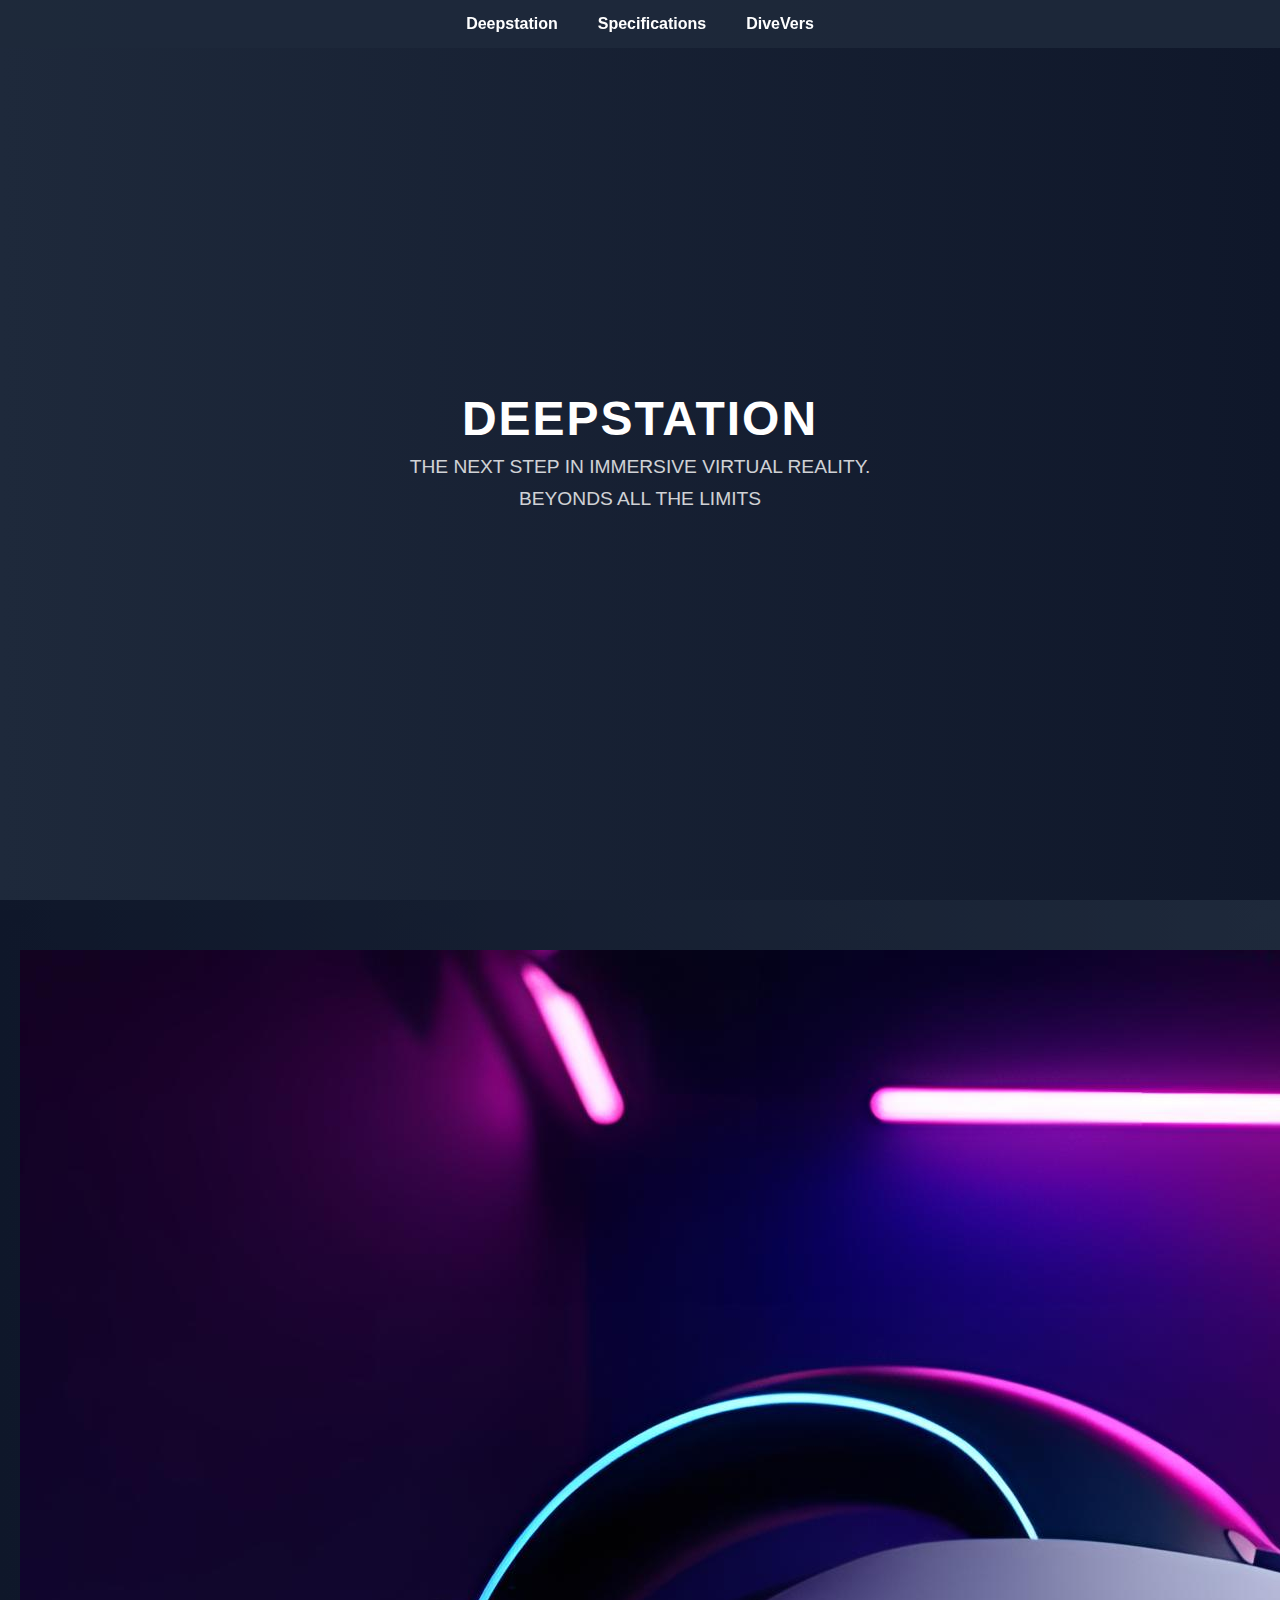
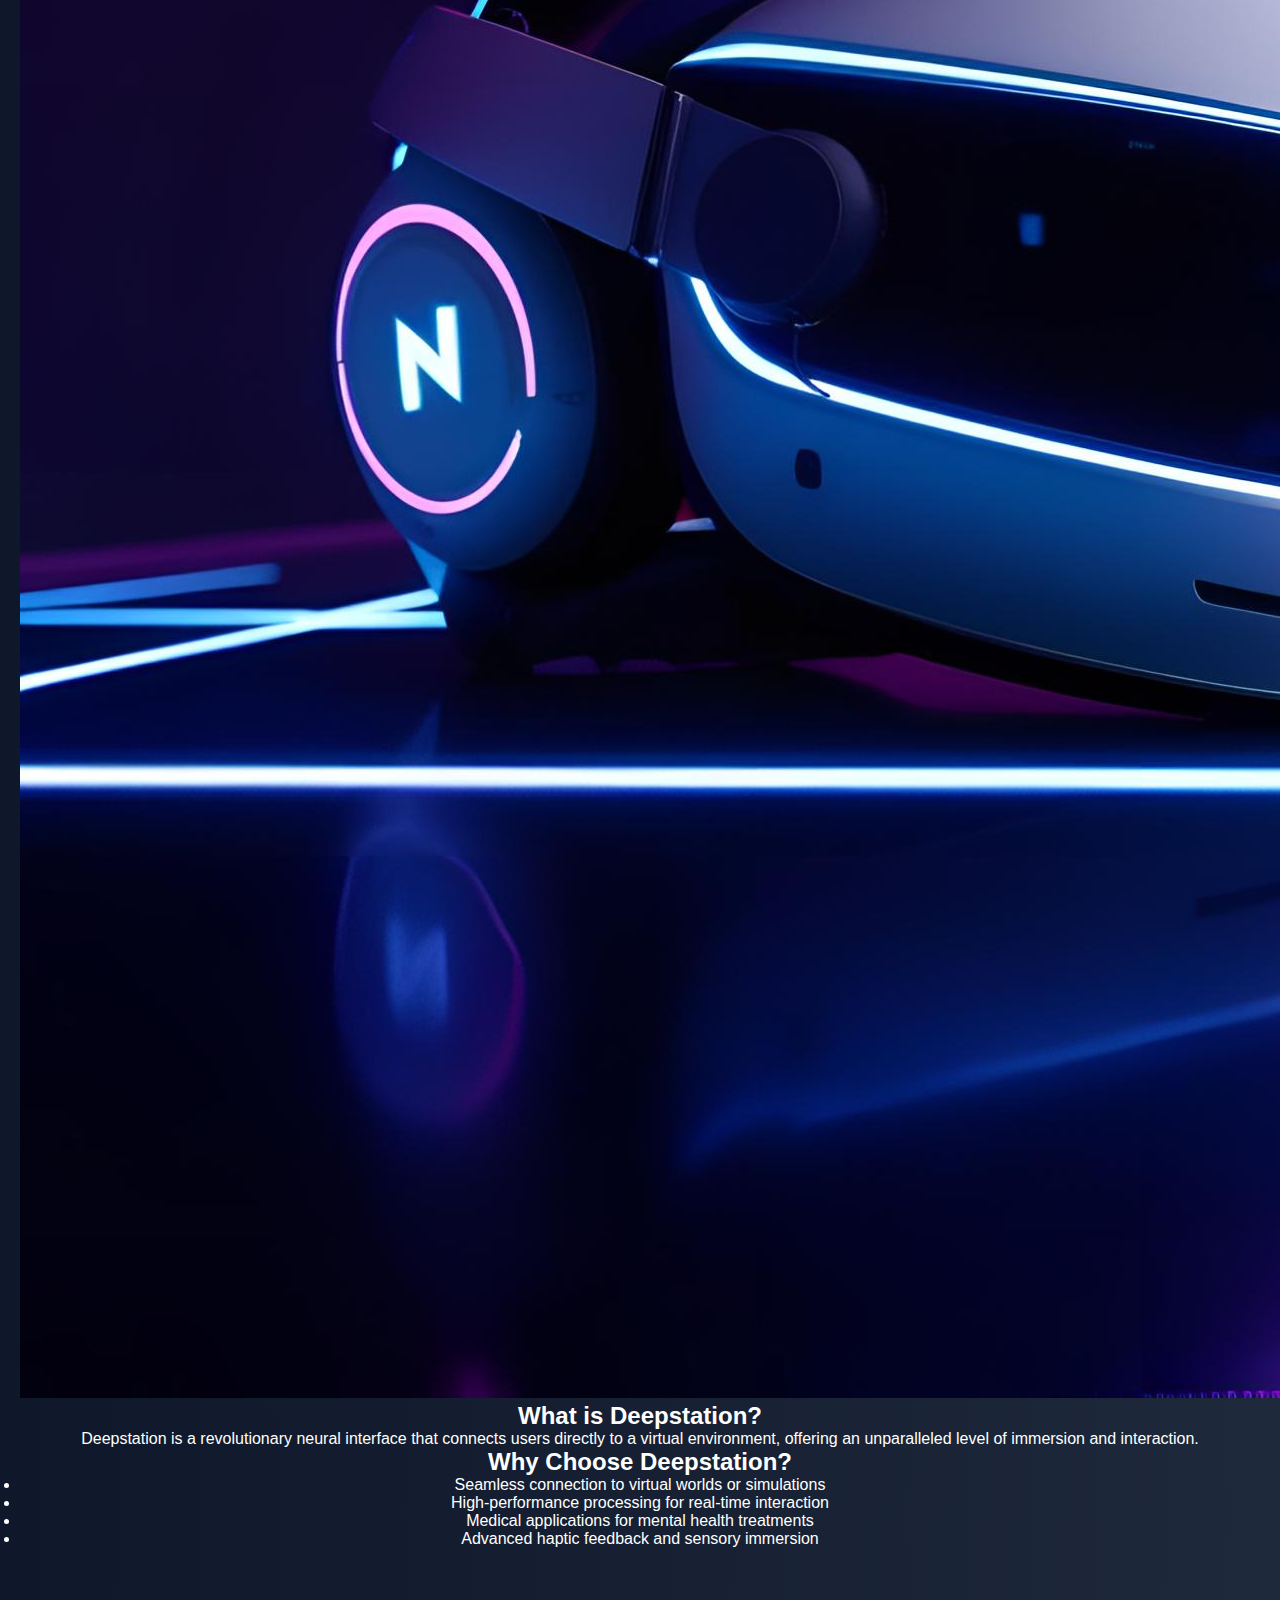
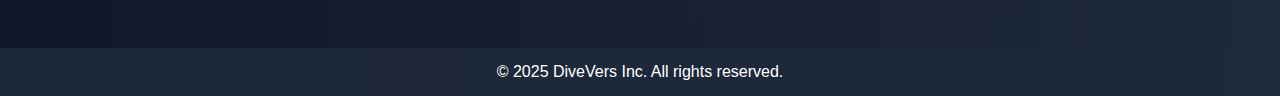
<file: index.html>
<!DOCTYPE html>
<html lang="en">
<head>
    <meta charset="UTF-8">
    <meta name="viewport" content="width=device-width, initial-scale=1.0">
    <title>Deepstation - Home</title>
    <link rel="stylesheet" href="styles.css">
</head>
<body>
    <header>
        <nav>
            <ul>
                <li><a href="index.html">Deepstation</a></li>
                <li><a href="specs.html">Specifications</a></li>
                <li><a href="company.html">DiveVers</a></li>
            </ul>
        </nav>
    </header>
    <section class="hero">
        <h1>Deepstation</h1>
        <p>The next step in immersive virtual reality.</p>
        <p>Beyonds all the limits</p>
    </section>
    <main>
        <aside>
            <section class="pricing">
                <img src="deepstationwithback.jpg" alt="Deepstation with background">
            </section>
        </aside>
        <div>
            <section class="introduction">
                <h2>What is Deepstation?</h2>
                <p>Deepstation is a revolutionary neural interface that connects users directly to a virtual environment, offering an unparalleled level of immersion and interaction.</p>
            </section>
            <section class="features">
                <h2>Why Choose Deepstation?</h2>
                <ul>
                    <li>Seamless connection to virtual worlds or simulations</li>
                    <li>High-performance processing for real-time interaction</li>
                    <li>Medical applications for mental health treatments</li>
                    <li>Advanced haptic feedback and sensory immersion</li>
                </ul>
            </section>
        </div>
       
    </main>
    <footer>
        <p>&copy; 2025 DiveVers Inc. All rights reserved.</p>
    </footer>
</body>
</html>
</file>
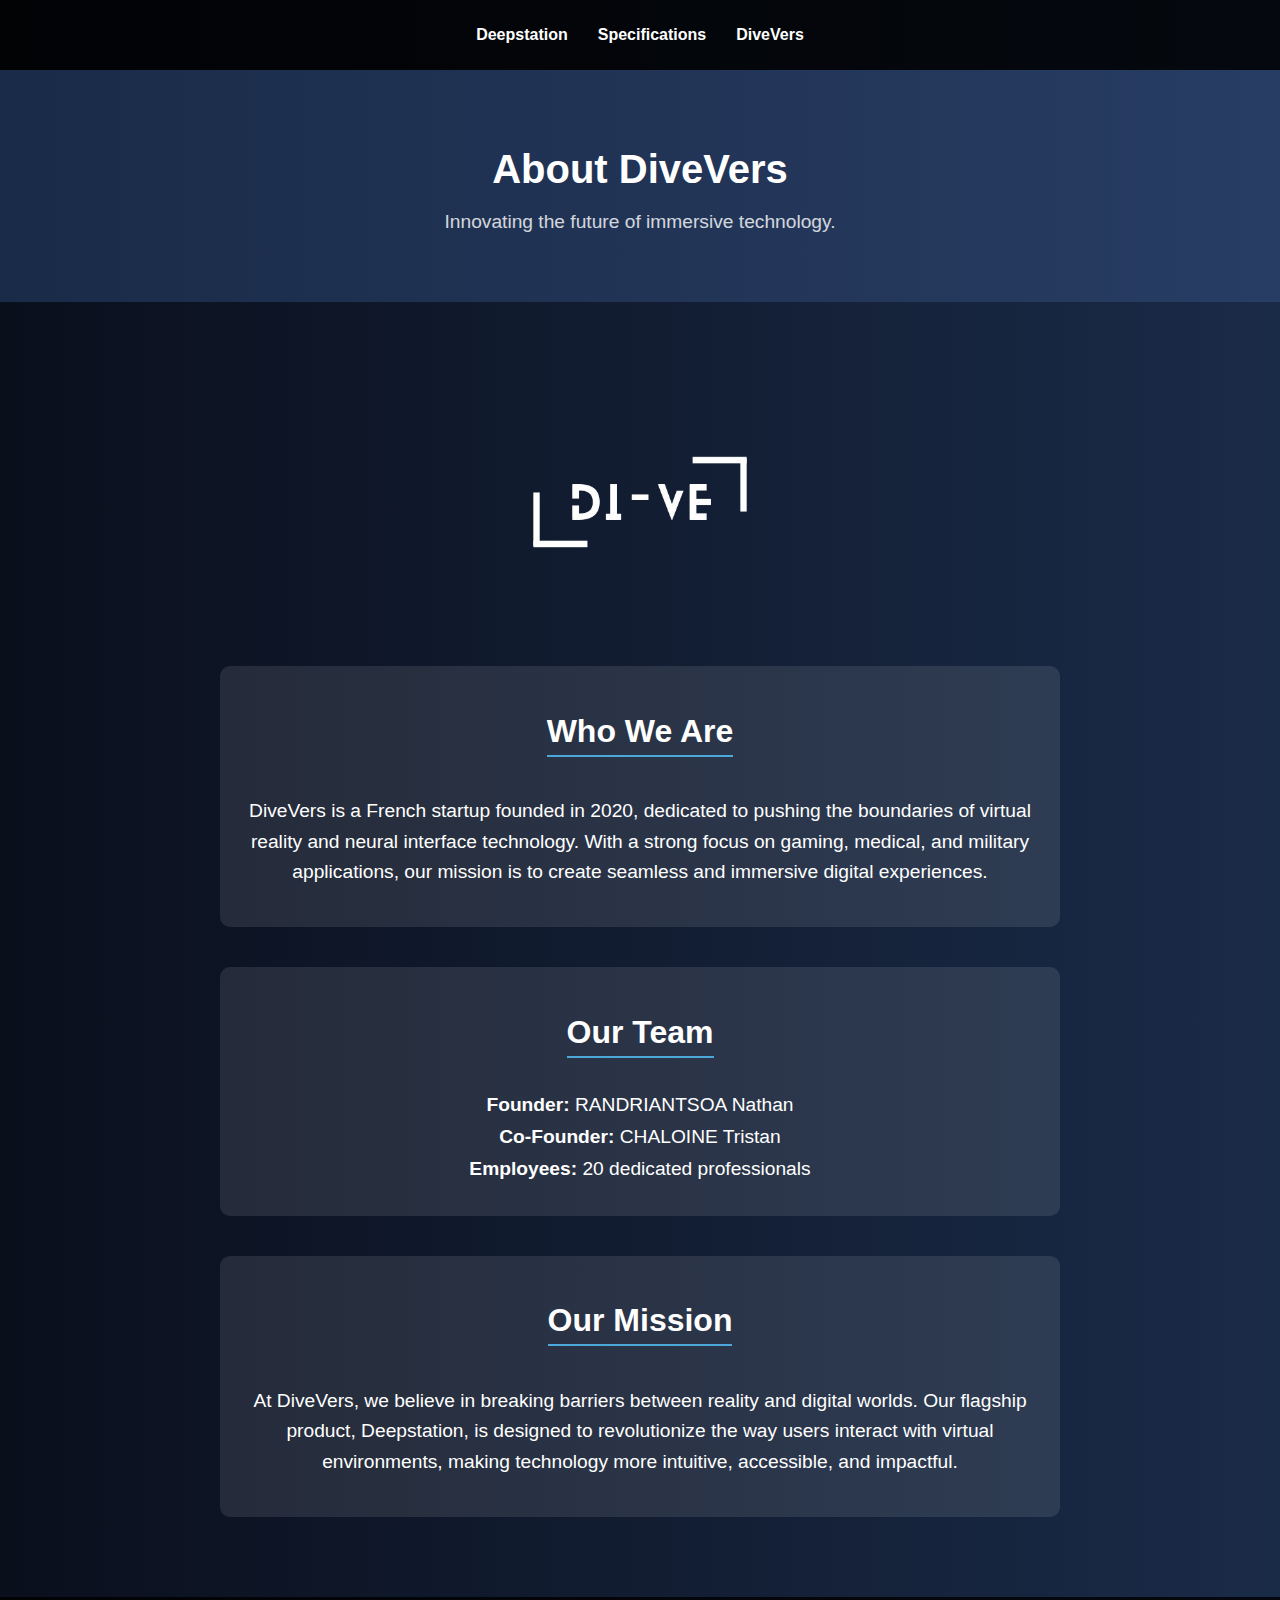
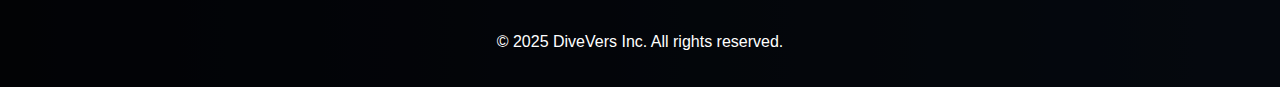
<file: company.html>
<!DOCTYPE html>
<html lang="en">
<head>
    <meta charset="UTF-8">
    <meta name="viewport" content="width=device-width, initial-scale=1.0">
    <title>About DiveVers</title>
    <link rel="stylesheet" href="company.css">
</head>
<body>
    <header>
        <nav>
            <ul>
                <li><a href="index.html">Deepstation</a></li>
                <li><a href="specs.html">Specifications</a></li>
                <li><a href="company.html">DiveVers</a></li>
            </ul>
        </nav>
    </header>
    <section class="hero">
        <h1>About DiveVers</h1>
        <p>Innovating the future of immersive technology.</p>
    </section>
    <main>
        <img src="DIVE-removebg-preview.png" alt="">
        <section class="company-info">
            <h2>Who We Are</h2>
            <p>DiveVers is a French startup founded in 2020, dedicated to pushing the boundaries of virtual reality and neural interface technology. With a strong focus on gaming, medical, and military applications, our mission is to create seamless and immersive digital experiences.</p>
        </section>
        <section class="team">
            <h2>Our Team</h2>
            <ul>
                <li><strong>Founder:</strong> RANDRIANTSOA Nathan</li>
                <li><strong>Co-Founder:</strong> CHALOINE Tristan</li>
                <li><strong>Employees:</strong> 20 dedicated professionals</li>
            </ul>
        </section>
        <section class="mission">
            <h2>Our Mission</h2>
            <p>At DiveVers, we believe in breaking barriers between reality and digital worlds. Our flagship product, Deepstation, is designed to revolutionize the way users interact with virtual environments, making technology more intuitive, accessible, and impactful.</p>
        </section>
    </main>
    <footer>
        <p>&copy; 2025 DiveVers Inc. All rights reserved.</p>
    </footer>
</body>
</html>
</file>
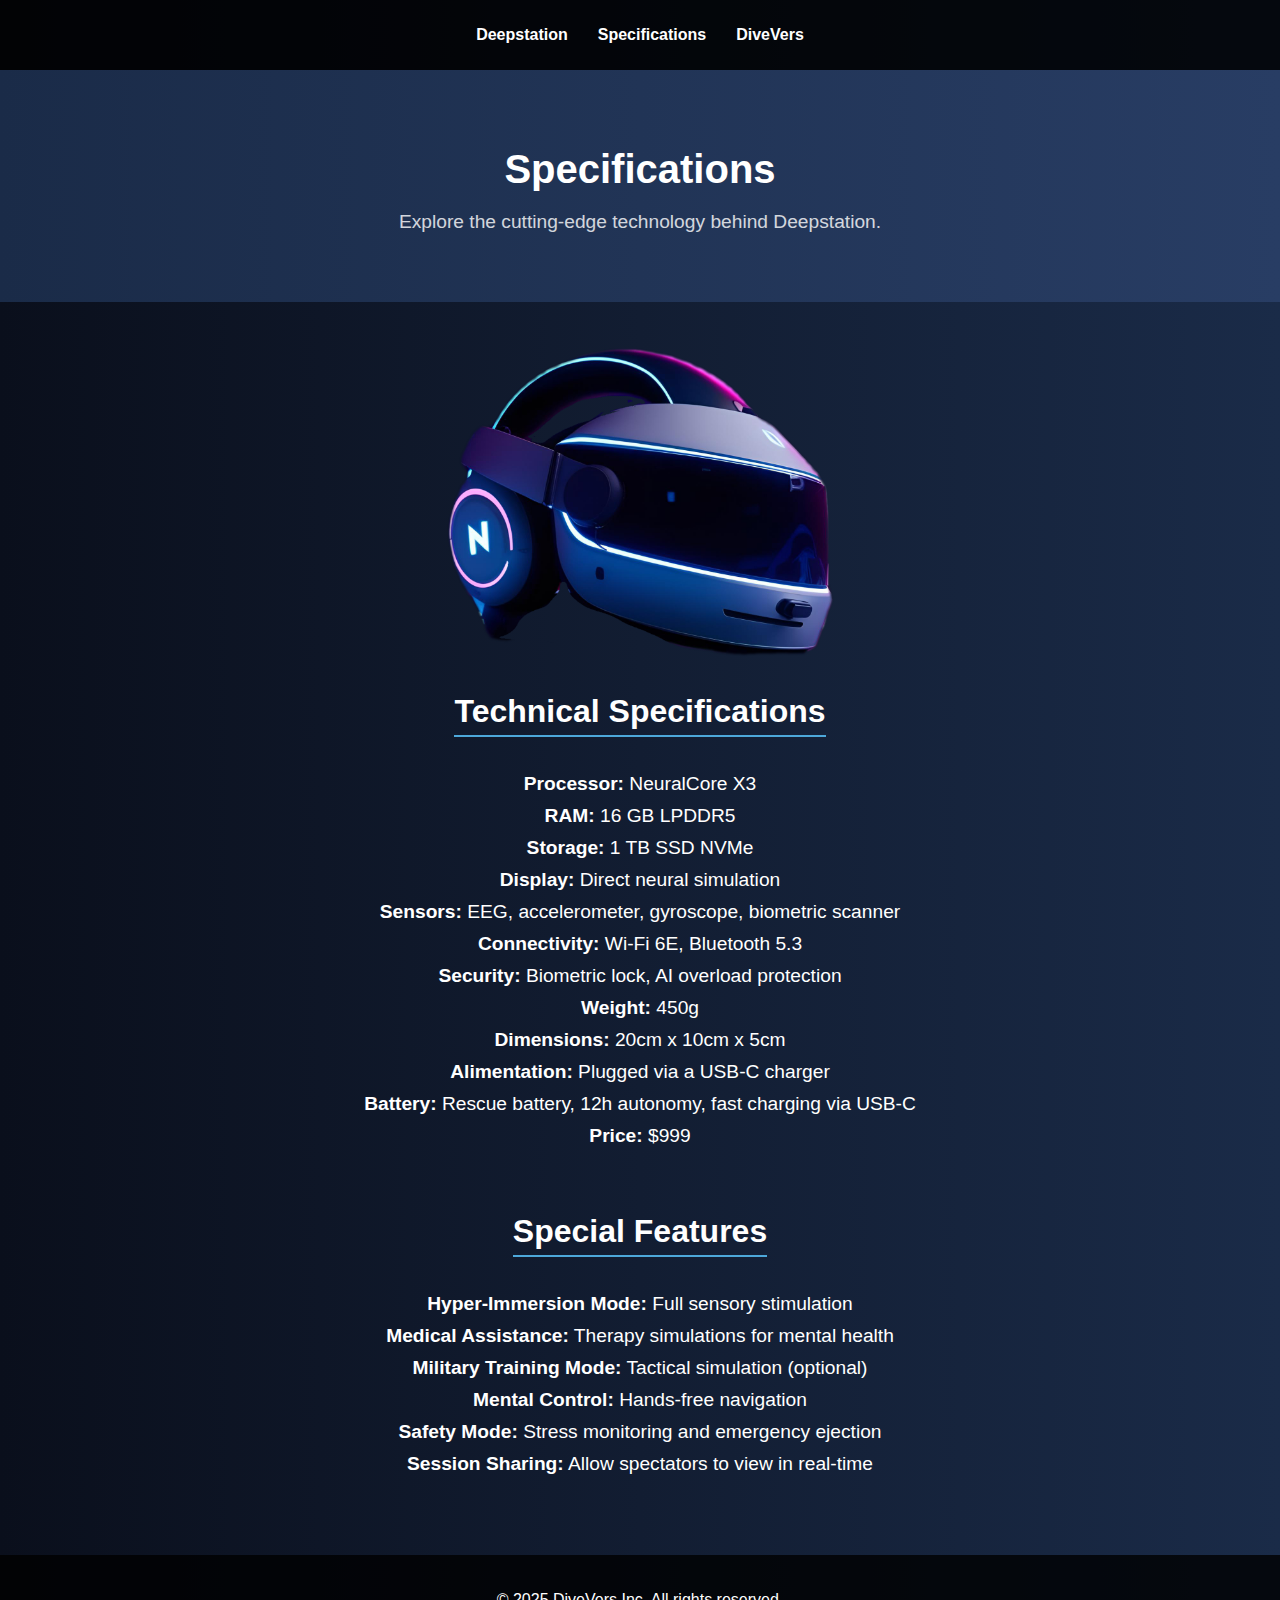
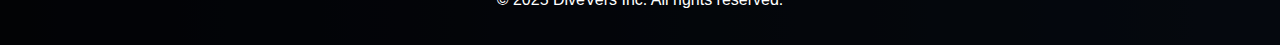
<file: specs.html>
<!DOCTYPE html>
<html lang="en">
<head>
    <meta charset="UTF-8">
    <meta name="viewport" content="width=device-width, initial-scale=1.0">
    <title>Deepstation - Specifications</title>
    <link rel="stylesheet" href="specs.css">
</head>
<body>
    <header>
        <nav>
            <ul>
                <li><a href="index.html">Deepstation</a></li>
                <li><a href="specs.html">Specifications</a></li>
                <li><a href="company.html">DiveVers</a></li>
            </ul>
        </nav>
    </header>
    <section class="hero">
        <h1>Specifications</h1>
        <p>Explore the cutting-edge technology behind Deepstation.</p>
    </section>
    <main>

        <img src="deepstationv3.png" alt="deepSt png">
        <section class="specs">
            <h2>Technical Specifications</h2>
            <ul>
                <li><strong>Processor:</strong> NeuralCore X3</li>
                <li><strong>RAM:</strong> 16 GB LPDDR5</li>
                <li><strong>Storage:</strong> 1 TB SSD NVMe</li>
                <li><strong>Display:</strong> Direct neural simulation</li>
                <li><strong>Sensors:</strong> EEG, accelerometer, gyroscope, biometric scanner</li>
                <li><strong>Connectivity:</strong> Wi-Fi 6E, Bluetooth 5.3</li>
                <li><strong>Security:</strong> Biometric lock, AI overload protection</li>
                <li><strong>Weight:</strong> 450g</li>
                <li><strong>Dimensions:</strong> 20cm x 10cm x 5cm</li>
                <li><strong>Alimentation:</strong> Plugged via a USB-C charger</li>
                <li><strong>Battery:</strong> Rescue battery, 12h autonomy, fast charging via USB-C</li>
                <li><strong>Price:</strong> $999</li>
            </ul>
        </section>
        <section class="features">
            <h2>Special Features</h2>
            <ul>
                <li><strong>Hyper-Immersion Mode:</strong> Full sensory stimulation</li>
                <li><strong>Medical Assistance:</strong> Therapy simulations for mental health</li>
                <li><strong>Military Training Mode:</strong> Tactical simulation (optional)</li>
                <li><strong>Mental Control:</strong> Hands-free navigation</li>
                <li><strong>Safety Mode:</strong> Stress monitoring and emergency ejection</li>
                <li><strong>Session Sharing:</strong> Allow spectators to view in real-time</li>
            </ul>
        </section>
    </main>
    <footer>
        <p>&copy; 2025 DiveVers Inc. All rights reserved.</p>
    </footer>
</body>
</html>
</file>
<file: company.css>
/* General styles */
body {
    font-family: Arial, sans-serif;
    margin: 0;
    padding: 0;
    background: linear-gradient(to right, #0a0f1c, #1a2b48);
    color: #ffffff;
}

/* Navigation */
header {
    background: rgba(0, 0, 0, 0.8);
    padding: 10px 0;
}
nav ul {
    list-style: none;
    display: flex;
    justify-content: center;
    padding: 0;
}
nav ul li {
    margin: 0 15px;
}
nav ul li a {
    color: #ffffff;
    text-decoration: none;
    font-weight: bold;
}
nav ul li a:hover {
    color: #4da8da;
}

/* Hero Section */
.hero {
    text-align: center;
    padding: 50px 20px;
    background: linear-gradient(to right, #1a2b48, #283d64);
}
.hero h1 {
    font-size: 2.5em;
    margin-bottom: 10px;
}
.hero p {
    font-size: 1.2em;
    opacity: 0.8;
}

/* Main Content */
main {
    padding: 40px 20px;
    text-align: center;
}

img {
    max-inline-size: 25vw;
    max-block-size:  40vh;
}
.company-info, .team, .mission {
    margin-bottom: 40px;
    max-width: 800px;
    margin-left: auto;
    margin-right: auto;
    background: rgba(255, 255, 255, 0.1);
    padding: 20px;
    border-radius: 10px;
}
.company-info h2, .team h2, .mission h2 {
    font-size: 2em;
    margin-bottom: 20px;
    border-bottom: 2px solid #4da8da;
    display: inline-block;
    padding-bottom: 5px;
}
.company-info p, .mission p {
    font-size: 1.2em;
    line-height: 1.6;
}
.team ul {
    list-style: none;
    padding: 0;
}
.team ul li {
    font-size: 1.2em;
    margin: 10px 0;
}

/* Footer */
footer {
    text-align: center;
    padding: 20px 0;
    background: rgba(0, 0, 0, 0.8);
}
</file>
<file: specs.css>
body {
    font-family: Arial, sans-serif;
    margin: 0;
    padding: 0;
    background: linear-gradient(to right, #0a0f1c, #1a2b48);
    color: #ffffff;
}
header {
    background: rgba(0, 0, 0, 0.8);
    padding: 10px 0;
}
nav ul {
    list-style: none;
    display: flex;
    justify-content: center;
    padding: 0;
}
nav ul li {
    margin: 0 15px;
}
nav ul li a {
    color: #ffffff;
    text-decoration: none;
    font-weight: bold;
}
nav ul li a:hover {
    color: #4da8da;
}


.hero {
    text-align: center;
    padding: 50px 20px;
    background: linear-gradient(to right, #1a2b48, #283d64);
}
.hero h1 {
    font-size: 2.5em;
    margin-bottom: 10px;
}
.hero p {
    font-size: 1.2em;
    opacity: 0.8;
}


main {
    padding: 40px 20px;
    text-align: center;
}

img {
    max-width: 25rem;
    max-height: 20rem;
}
.specs, .features {
    margin-bottom: 40px;
}
.specs h2, .features h2 {
    font-size: 2em;
    margin-bottom: 20px;
    border-bottom: 2px solid #4da8da;
    display: inline-block;
    padding-bottom: 5px;
}
.specs ul, .features ul {
    list-style: none;
    padding: 0;
}
.specs ul li, .features ul li {
    font-size: 1.2em;
    margin: 10px 0;
}

footer {
    text-align: center;
    padding: 20px 0;
    background: rgba(0, 0, 0, 0.8);
}
</file>
<file: styles.css>
/* Reset de base */
* {
    margin: 0;
    padding: 0;
    box-sizing: border-box;
    font-family: Arial, sans-serif;
}

body {
    background: linear-gradient(to right, #0f172a, #1e293b);
    color: white;
    text-align: center;
}

header {
    background: rgba(30, 41, 59, 0.9);
    padding: 15px 0;
    position: fixed;
    width: 100%;
    top: 0;
    left: 0;
    z-index: 100;
}

nav ul {
    list-style: none;
    display: flex;
    justify-content: center;
    gap: 20px;
}

nav ul li {
    display: inline;
}

nav ul li a {
    color: white;
    text-decoration: none;
    font-weight: bold;
    padding: 10px;
    transition: 0.3s;
}

nav ul li a:hover {
    color: #38bdf8;
}

.hero {
    height: 100vh;
    display: flex;
    flex-direction: column;
    align-items: center;
    justify-content: center;
    background: linear-gradient(to right, #1e293b, #0f172a);
    text-transform: uppercase;
}

.hero h1 {
    font-size: 3rem;
    letter-spacing: 2px;
}

.hero p {
    font-size: 1.2rem;
    margin-top: 10px;
    opacity: 0.8;
}

main {
    padding: 50px 20px;
}

.content h2 {
    font-size: 2rem;
    margin-bottom: 10px;
}

footer {
    background: rgba(30, 41, 59, 0.9);
    padding: 15px;
    margin-top: 50px;
}
</file>
